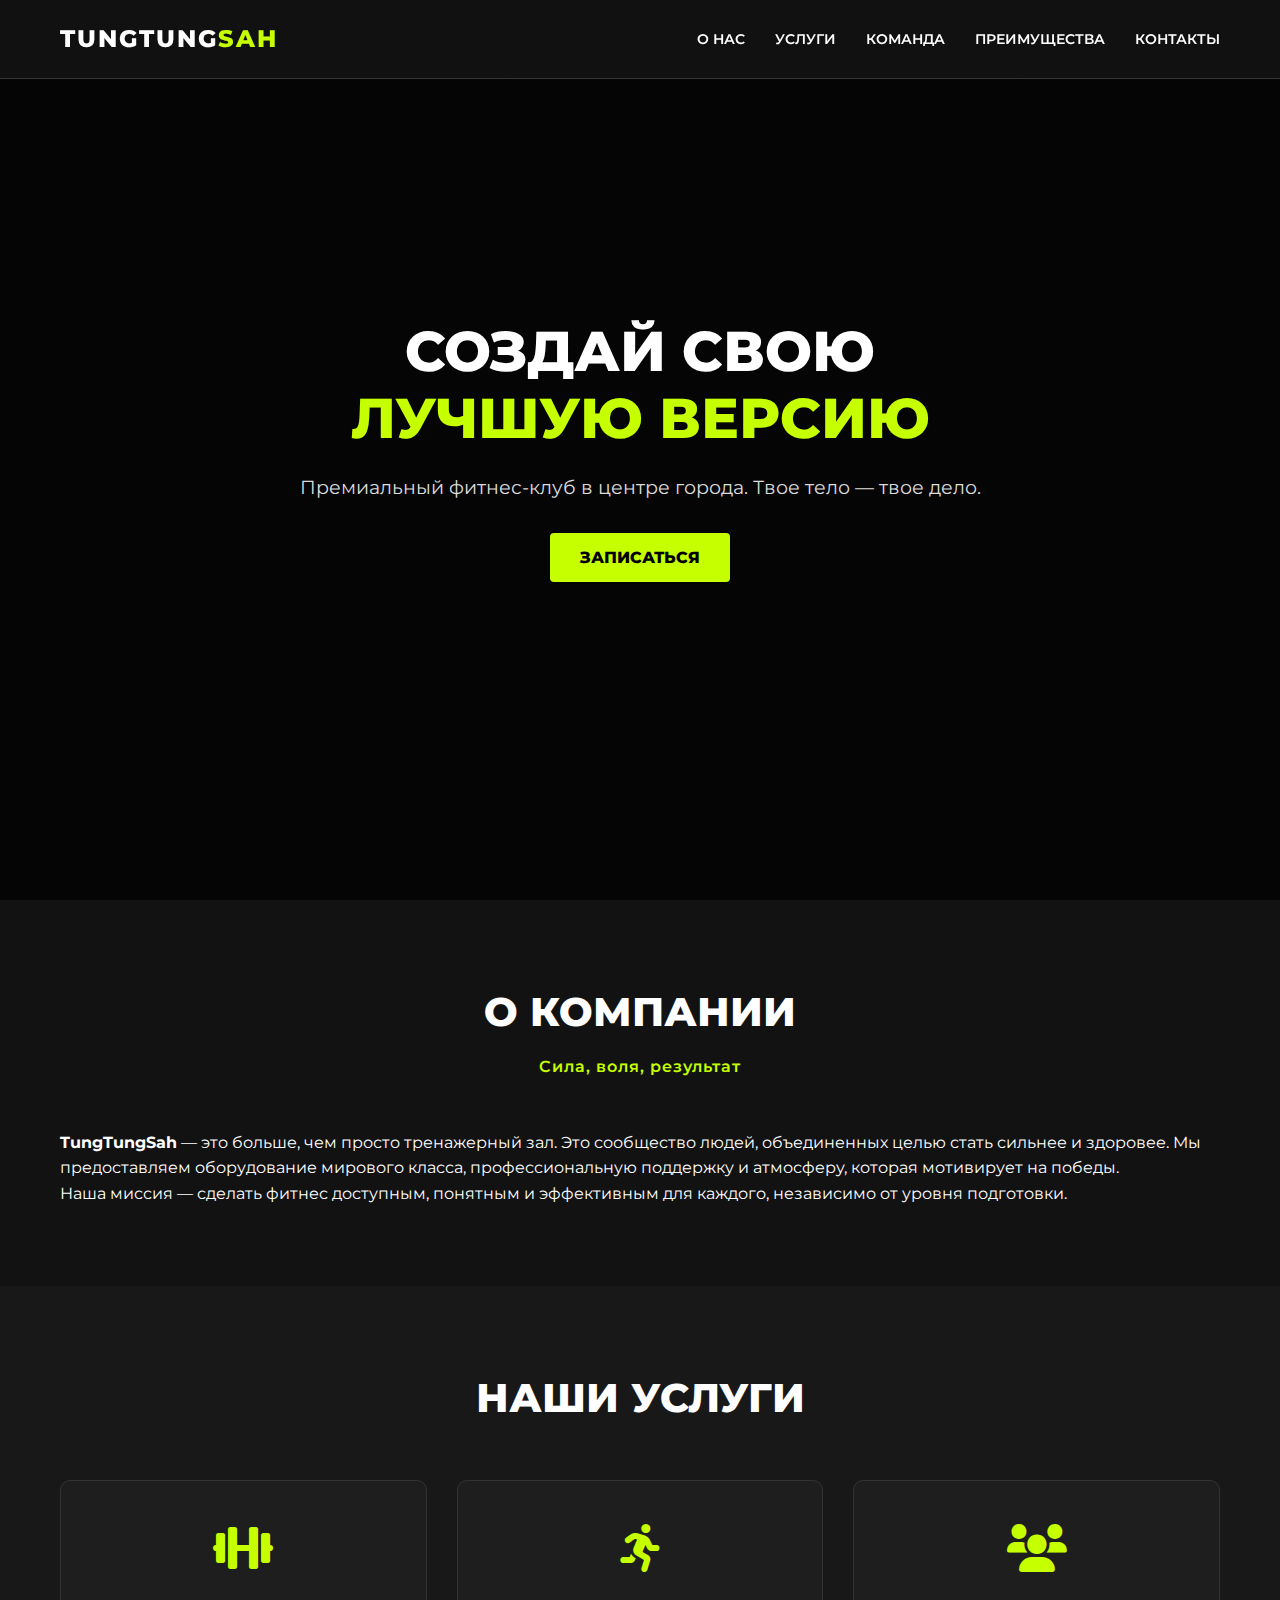
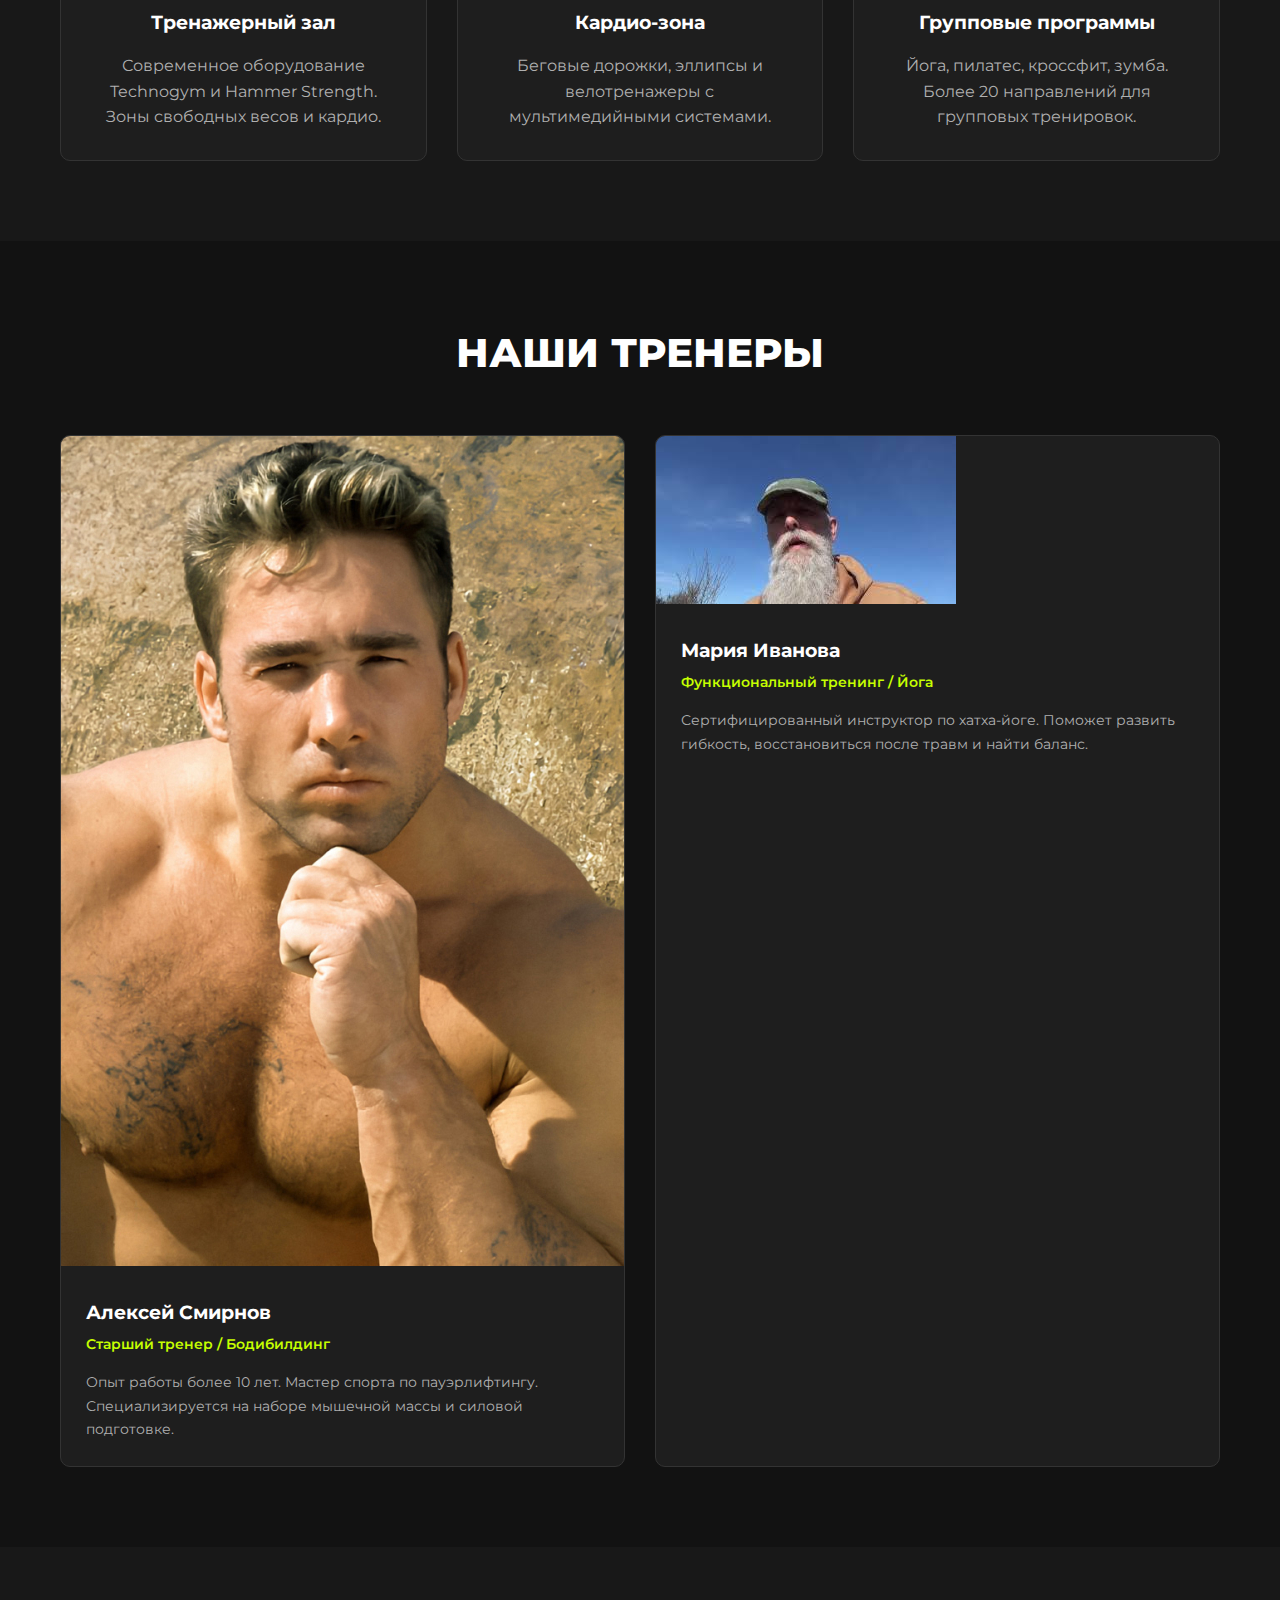
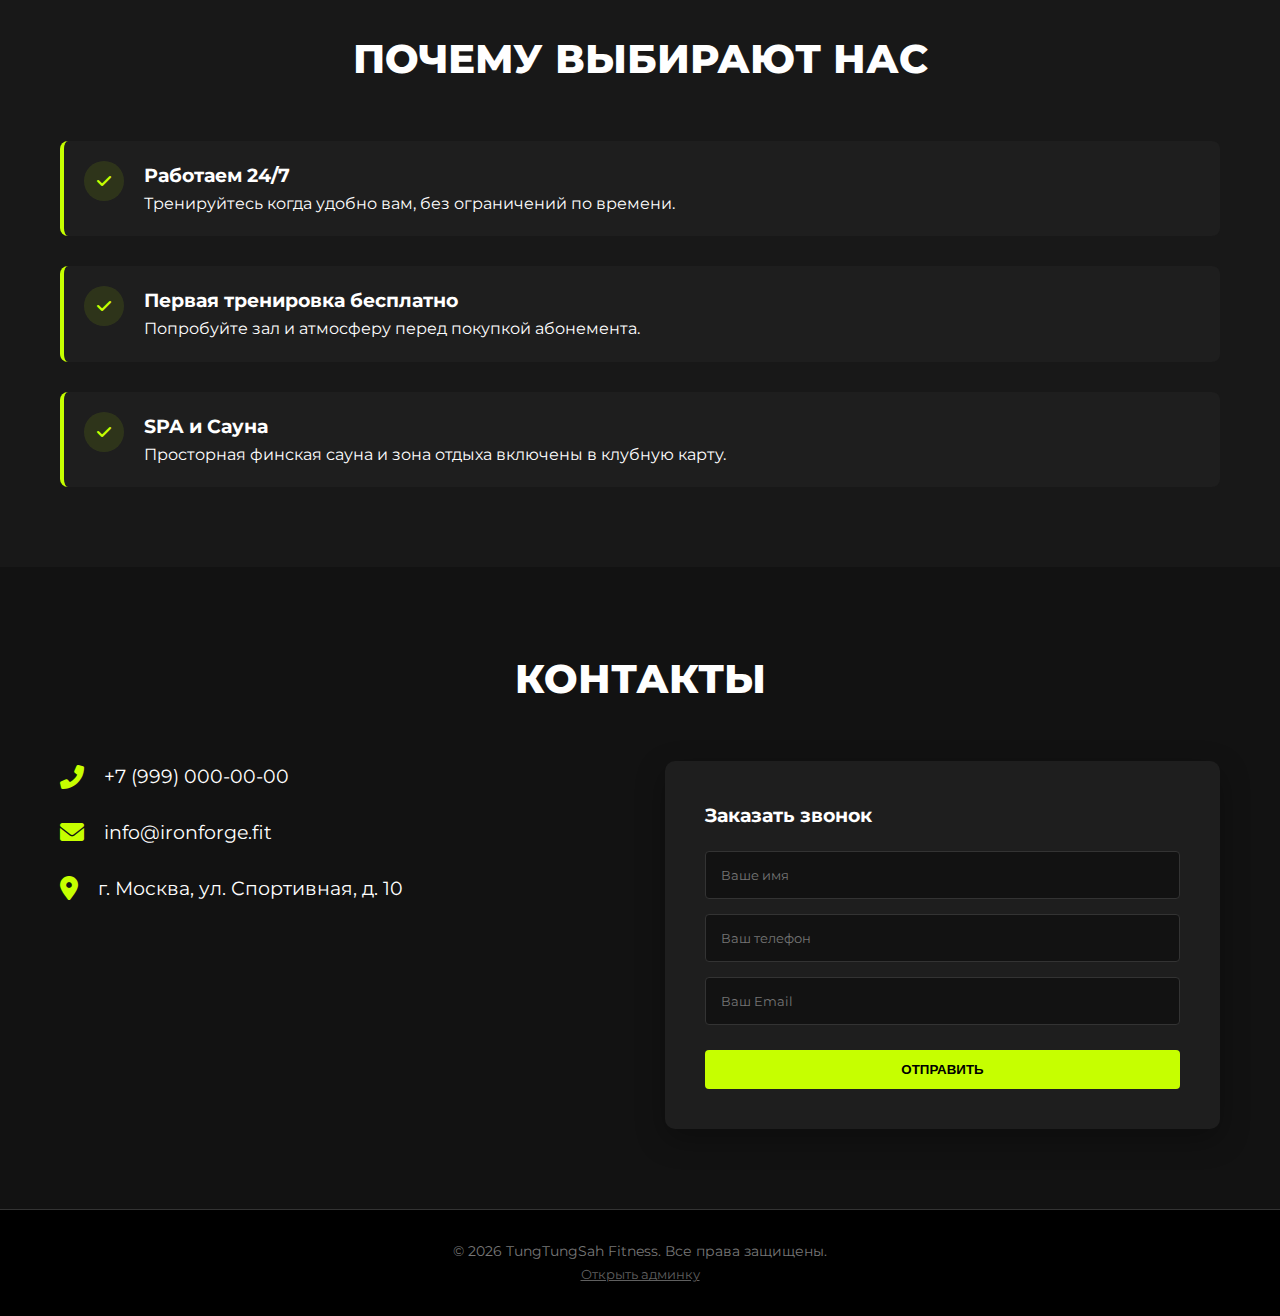
<file: popo/index.html>
<!DOCTYPE html>
<html lang="ru">
<head>
    <meta charset="UTF-8">
    <meta name="viewport" content="width=device-width, initial-scale=1.0">
    <title>IronForge Fitness Club</title>
    
    <link rel="stylesheet" href="css/vendor.css">

    <link rel="stylesheet" href="css/css.css">
</head>
<body>


    <header class="header">
        <div class="container header-container">
            <!-- изменено: добавлен data-edit-key -->
            <a href="#" class="logo" data-edit-key="logo"><span class="highlight"></span></a>
            <nav class="nav">
                <ul class="nav-list">
                    <!-- изменено: добавлены data-edit-key -->
                    <li><a href="#about" class="nav-link" data-edit-key="nav_about">О нас</a></li>
                    <li><a href="#services" class="nav-link" data-edit-key="nav_services">Услуги</a></li>
                    <li><a href="#trainers" class="nav-link" data-edit-key="nav_trainers">Команда</a></li>
                    <li><a href="#benefits" class="nav-link" data-edit-key="nav_benefits">Преимущества</a></li>
                    <li><a href="#contacts" class="nav-link" data-edit-key="nav_contacts">Контакты</a></li>
                </ul>
            </nav>
            <div class="burger">
                <span></span>
                <span></span>
                <span></span>
            </div>
        </div>
    </header>

    <!-- Hero Section (Визуальный блок) -->
    <section class="hero">
        <div class="container hero-content">
            <!-- изменено: добавлен data-edit-key; может содержать HTML -->
            <h1 data-edit-key="hero_h1">Создай свою <br><span class="highlight">лучшую версию</span></h1>
            <p data-edit-key="hero_p">Премиальный фитнес-клуб в центре города. Твое тело — твое дело.</p>
            <a href="#contacts" class="btn" data-edit-key="hero_btn">Записаться</a>
        </div>
    </section>

    <!-- О компании -->
    <section id="about" class="section">
        <div class="container">
            <div class="section-header">
                <h2 data-edit-key="about_h2">О компании</h2>
                <p class="subtitle" data-edit-key="about_subtitle">Сила, воля, результат</p>
            </div>
            <div class="about-content">
                <p data-edit-key="about_p1"><strong>TungTungSah</strong> — это больше, чем просто тренажерный зал. Это сообщество людей, объединенных целью стать сильнее и здоровее. Мы предоставляем оборудование мирового класса, профессиональную поддержку и атмосферу, которая мотивирует на победы.</p>
                <p data-edit-key="about_p2">Наша миссия — сделать фитнес доступным, понятным и эффективным для каждого, независимо от уровня подготовки.</p>
            </div>
        </div>
    </section>

    <!-- Услуги -->
    <section id="services" class="section bg-dark">
        <div class="container">
            <div class="section-header">
                <h2 data-edit-key="services_h2">Наши услуги</h2>
            </div>
            <div class="grid-container">
                <div class="card service-card">
                    <div class="icon-box"><i class="fas fa-dumbbell"></i></div>
                    <h3 data-edit-key="service1_title">Тренажерный зал</h3>
                    <p data-edit-key="service1_desc">Современное оборудование Technogym и Hammer Strength. Зоны свободных весов и кардио.</p>
                </div>
                <div class="card service-card">
                    <div class="icon-box"><i class="fas fa-running"></i></div>
                    <h3 data-edit-key="service2_title">Кардио-зона</h3>
                    <p data-edit-key="service2_desc">Беговые дорожки, эллипсы и велотренажеры с мультимедийными системами.</p>
                </div>
                <div class="card service-card">
                    <div class="icon-box"><i class="fas fa-users"></i></div>
                    <h3 data-edit-key="service3_title">Групповые программы</h3>
                    <p data-edit-key="service3_desc">Йога, пилатес, кроссфит, зумба. Более 20 направлений для групповых тренировок.</p>
                </div>
            </div>
        </div>
    </section>

    <!-- Тренеры (Специальное требование) -->
    <section id="trainers" class="section">
        <div class="container">
            <div class="section-header">
                <h2 data-edit-key="trainers_h2">Наши Тренеры</h2>
            </div>
            <div class="grid-container">
                <div class="card trainer-card">
                    <div class="trainer-avatar">
                        <img src="asswts/83836-1000x830.jpg" alt="Алексей Смирнов" loading="lazy">
                    </div>
                    <div class="trainer-info">
                        <h3 data-edit-key="trainer1_name">Алексей Смирнов</h3>
                        <span class="specialization" data-edit-key="trainer1_specialization">Старший тренер / Бодибилдинг</span>
                        <p data-edit-key="trainer1_bio">Опыт работы более 10 лет. Мастер спорта по пауэрлифтингу. Специализируется на наборе мышечной массы и силовой подготовке.</p>
                    </div>
                </div>
                <div class="card trainer-card">
                    <div class="trainer-avatar">
                        <img src="asswts/images.jpg" alt="Мария Иванова" loading="lazy">
                    </div>
                    <div class="trainer-info">
                        <h3 data-edit-key="trainer2_name">Мария Иванова</h3>
                        <span class="specialization" data-edit-key="trainer2_specialization">Функциональный тренинг / Йога</span>
                        <p data-edit-key="trainer2_bio">Сертифицированный инструктор по хатха-йоге. Поможет развить гибкость, восстановиться после травм и найти баланс.</p>
                    </div>
                </div>
            </div>
        </div>
    </section>

    <!-- Преимущества -->
    <section id="benefits" class="section bg-dark">
        <div class="container">
            <div class="section-header">
                <h2 data-edit-key="benefits_h2">Почему выбирают нас</h2>
            </div>
            <div class="benefits-list">
                <div class="benefit-item">
                    <div class="check-icon"><i class="fas fa-check"></i></div>
                    <div>
                        <h3 data-edit-key="benefit1_title">Работаем 24/7</h3>
                        <p data-edit-key="benefit1_text">Тренируйтесь когда удобно вам, без ограничений по времени.</p>
                    </div>
                </div>
                <div class="benefit-item">
                    <div class="check-icon"><i class="fas fa-check"></i></div>
                    <div>
                        <h3 data-edit-key="benefit2_title">Первая тренировка бесплатно</h3>
                        <p data-edit-key="benefit2_text">Попробуйте зал и атмосферу перед покупкой абонемента.</p>
                    </div>
                </div>
                <div class="benefit-item">
                    <div class="check-icon"><i class="fas fa-check"></i></div>
                    <div>
                        <h3 data-edit-key="benefit3_title">SPA и Сауна</h3>
                        <p data-edit-key="benefit3_text">Просторная финская сауна и зона отдыха включены в клубную карту.</p>
                    </div>
                </div>
            </div>
        </div>
    </section>

    <!-- Контакты -->
    <section id="contacts" class="section">
        <div class="container">
            <div class="section-header">
                <h2 data-edit-key="contacts_h2">Контакты</h2>
            </div>
            <div class="contacts-wrapper">
                <div class="contacts-info">
                    <div class="info-item">
                        <i class="fas fa-phone-alt"></i>
                        <p data-edit-key="contact_phone">+7 (999) 000-00-00</p>
                    </div>
                    <div class="info-item">
                        <i class="fas fa-envelope"></i>
                        <p data-edit-key="contact_email">info@ironforge.fit</p>
                    </div>
                    <div class="info-item">
                        <i class="fas fa-map-marker-alt"></i>
                        <p data-edit-key="contact_address">г. Москва, ул. Спортивная, д. 10</p>
                    </div>
                </div>
                
                <form class="contact-form" id="contactForm">
                    <h3 data-edit-key="contact_form_h3">Заказать звонок</h3>
                    <!-- изменено: placeholder управляется через data-edit-key -->
                    <input type="text" placeholder="Ваше имя" data-edit-key="contact_form_name_placeholder" required>
                    <input type="tel" placeholder="Ваш телефон" data-edit-key="contact_form_phone_placeholder" required>
                    <input type="email" placeholder="Ваш Email" data-edit-key="contact_form_email_placeholder" required>
                    <button type="submit" class="btn btn-full" data-edit-key="contact_form_button">Отправить</button>
                </form>
            </div>
        </div>
    </section>

    <!-- Footer -->
    <footer class="footer">
        <div class="container">
            <p data-edit-key="footer_text">&copy; 2026 TungTungSah Fitness. Все права защищены.</p>
            <!-- добавлена ссылка на админку -->
            <p><a href="admin.html" style="color:inherit;opacity:0.8;font-size:0.9em">Открыть админку</a></p>
        </div>
    </footer>

    <!-- Скрипт -->
    <script src="js/js.js"></script>
</body>
</html>
</file>
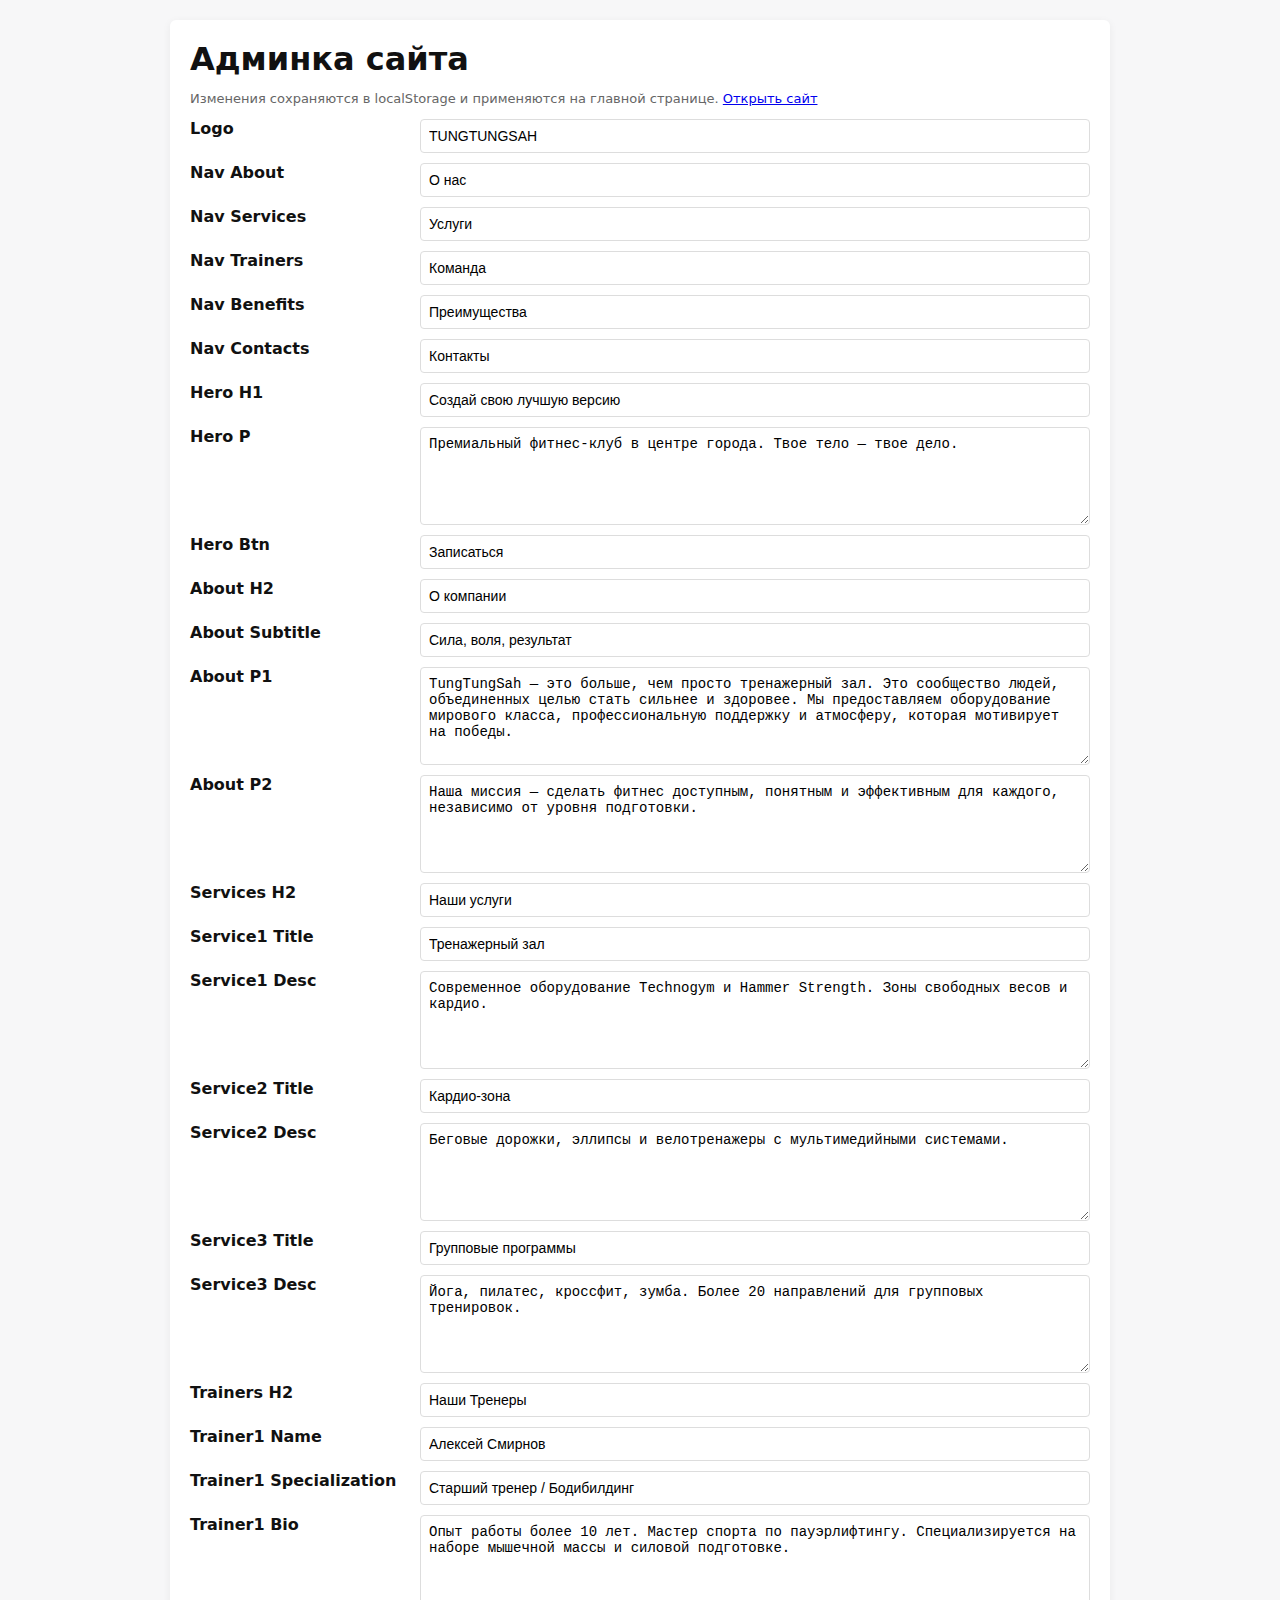
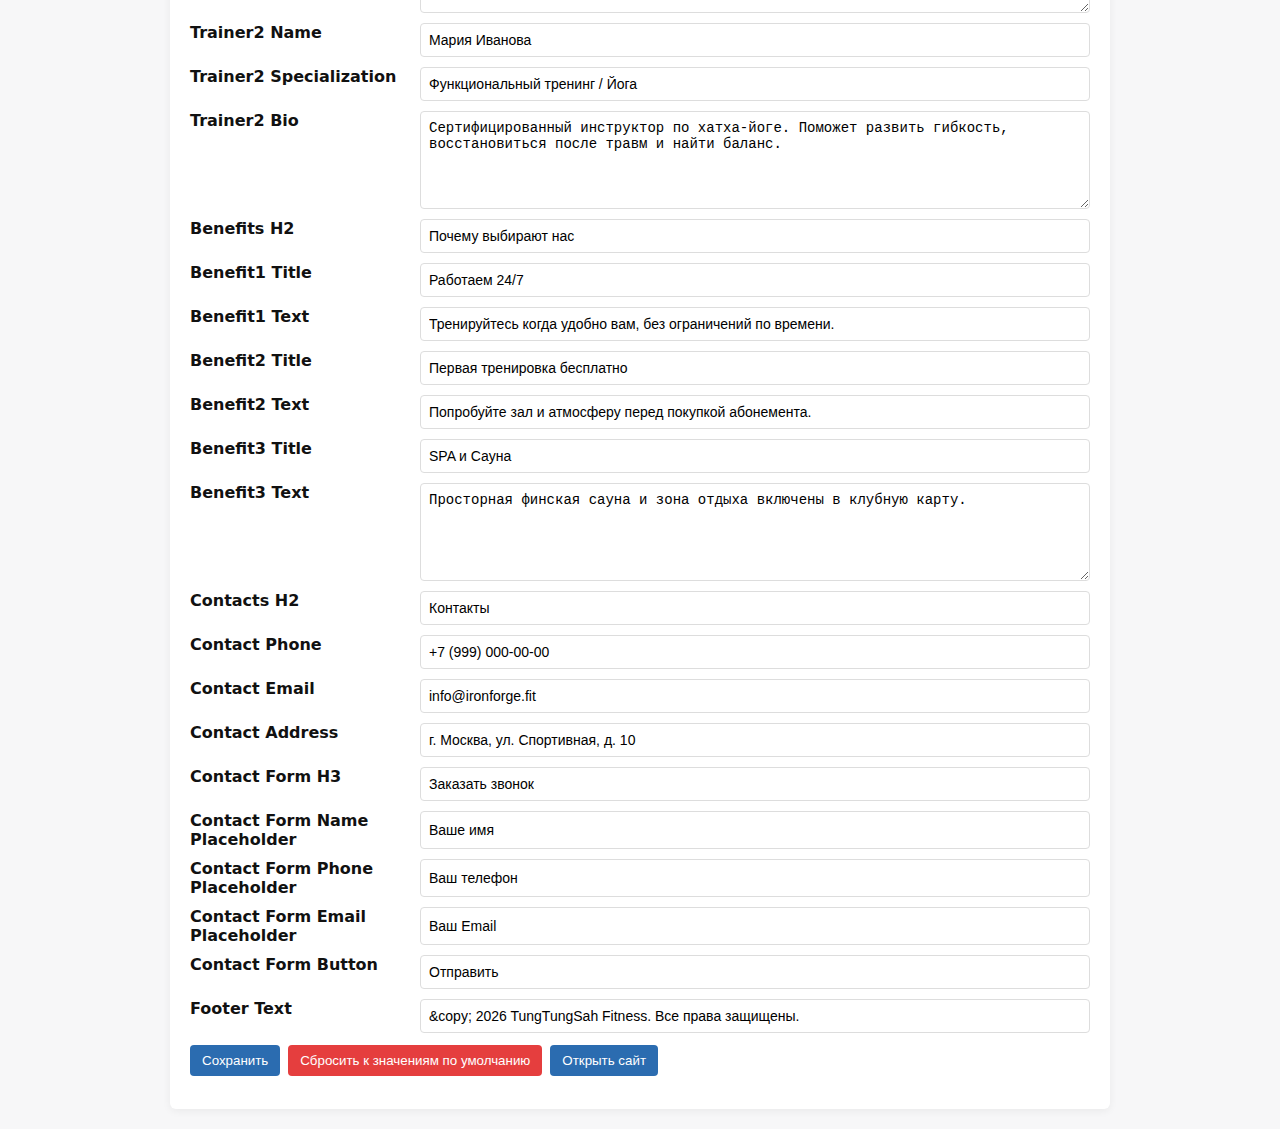
<file: popo/admin.html>
<!DOCTYPE html>
<html lang="ru">
<head>
	<meta charset="UTF-8">
	<meta name="viewport" content="width=device-width,initial-scale=1.0">
	<title>Admin — TungTungSah</title>
	<style>
		body{font-family:system-ui,Segoe UI,Roboto,Arial;margin:20px;background:#f7f7f8;color:#111}
		.container{max-width:900px;margin:0 auto;background:#fff;padding:20px;border-radius:6px;box-shadow:0 2px 8px rgba(0,0,0,.06)}
		h1{margin:0 0 10px}
		form .row{display:flex;gap:10px;margin-bottom:10px}
		form label{width:220px;font-weight:600}
		input[type="text"],textarea{flex:1;padding:8px;border:1px solid #ddd;border-radius:4px;font-size:14px}
		textarea{min-height:80px}
		.controls{display:flex;gap:8px;margin-top:12px}
		button{padding:8px 12px;border:none;border-radius:4px;background:#2b6cb0;color:#fff;cursor:pointer}
		button.warn{background:#e53e3e}
		.small{font-size:13px;color:#666}
	</style>
</head>
<body>
	<div class="container">
		<h1>Админка сайта</h1>
		<p class="small">Изменения сохраняются в localStorage и применяются на главной странице. <a href="index.html">Открыть сайт</a></p>
		<form id="adminForm"></form>
		<div class="controls">
			<button id="saveBtn" type="button">Сохранить</button>
			<button id="resetBtn" type="button" class="warn">Сбросить к значениям по умолчанию</button>
			<button id="openBtn" type="button">Открыть сайт</button>
		</div>
		<p id="msg" class="small"></p>
	</div>

	<script src="js/js.js"></script>
	<script>
		// Зависит от window.DEFAULT_SITE_CONTENT и функций из js.js
		(function(){
			const form = document.getElementById('adminForm');
			const data = window.getSiteContent();
			const keys = Object.keys(window.DEFAULT_SITE_CONTENT);

			// удаляет HTML-теги
			const stripTags = s => (s || '').replace(/<[^>]*>/g, '');

			// вспомогательная: читабельные лейблы
			const human = k => k.replace(/_/g,' ').replace(/\b\w/g, c=>c.toUpperCase());

			// Генерация полей (входные значения очищаются от тегов)
			keys.forEach(k => {
				const rawValue = data[k] || '';
				const value = stripTags(rawValue);
				const row = document.createElement('div');
				row.className = 'row';
				const label = document.createElement('label');
				label.textContent = human(k);
				const isLong = value.length > 60 || /\n/.test(value);
				let control;
				if (isLong) {
					control = document.createElement('textarea');
					control.value = value;
				} else {
					control = document.createElement('input');
					control.type = 'text';
					control.value = value;
				}
				control.name = k;
				// удаляем теги при вводе/вставке
				control.addEventListener('input', () => {
					const v = control.value;
					if (v.indexOf('<') !== -1 || v.indexOf('>') !== -1) {
						const cleaned = stripTags(v);
						if (cleaned !== v) control.value = cleaned;
					}
				});
				row.appendChild(label);
				row.appendChild(control);
				form.appendChild(row);
			});

			document.getElementById('saveBtn').addEventListener('click', () => {
				const formData = new FormData(form);
				const newContent = Object.assign({}, window.DEFAULT_SITE_CONTENT);
				let removedAny = false;
				for (const [k] of Object.entries(newContent)) {
					const raw = formData.get(k) || '';
					const clean = stripTags(raw);
					if (clean !== raw) removedAny = true;
					newContent[k] = clean;
				}
				window.saveSiteContent(newContent);
				document.getElementById('msg').textContent = removedAny ? 'Сохранено. Введённые HTML‑теги были удалены. Обновите главную страницу.' : 'Сохранено. Обновите главную страницу, чтобы увидеть изменения.';
			});

			document.getElementById('resetBtn').addEventListener('click', () => {
				if (!confirm('Сбросить все тексты к значениям по умолчанию?')) return;
				window.resetSiteContent();
				location.reload();
			});

			document.getElementById('openBtn').addEventListener('click', () => {
				window.open('index.html','_blank');
			});
		})();
	</script>
</body>
</html>
</file>
<file: popo/css/vendor.css>
/* Импорт внешних ресурсов: шрифты и иконки */
@import url('https://fonts.googleapis.com/css2?family=Montserrat:wght@400;600;800&display=swap');
@import url('https://cdnjs.cloudflare.com/ajax/libs/font-awesome/6.0.0/css/all.min.css');
</file>
<file: popo/css/css.css>
/* --- Сброс и Переменные --- */
:root {
    --primary-color: #c6ff00; /* Лаймовый неон */
    --bg-color: #121212;
    --bg-card: #1e1e1e;
    --text-color: #ffffff;
    --text-muted: #b0b0b0;
    --transition: all 0.3s ease;
    --font-main: 'Montserrat', sans-serif;
}

* {
    margin: 0;
    padding: 0;
    box-sizing: border-box;
}

html {
    scroll-behavior: smooth;
}

body {
    font-family: var(--font-main);
    background-color: var(--bg-color);
    color: var(--text-color);
    line-height: 1.6;
}

/* --- Общие классы --- */
.container {
    max-width: 1200px;
    margin: 0 auto;
    padding: 0 20px;
}

.section {
    padding: 80px 0;
}

.bg-dark {
    background-color: #181818;
}

.highlight {
    color: var(--primary-color);
}

h2 {
    font-size: 2.5rem;
    margin-bottom: 10px;
    text-transform: uppercase;
    font-weight: 800;
}

.section-header {
    text-align: center;
    margin-bottom: 50px;
}

.subtitle {
    color: var(--primary-color);
    font-weight: 600;
    letter-spacing: 1px;
}

.btn {
    display: inline-block;
    padding: 12px 30px;
    background-color: var(--primary-color);
    color: #000;
    text-decoration: none;
    font-weight: 800;
    text-transform: uppercase;
    border: none;
    cursor: pointer;
    transition: var(--transition);
    border-radius: 4px;
}

.btn:hover {
    background-color: #fff;
    transform: translateY(-3px);
    box-shadow: 0 5px 15px rgba(198, 255, 0, 0.4);
}

/* --- Header --- */
.header {
    position: fixed;
    top: 0;
    left: 0;
    width: 100%;
    background: rgba(18, 18, 18, 0.95);
    padding: 20px 0;
    z-index: 1000;
    border-bottom: 1px solid #333;
}

.header-container {
    display: flex;
    justify-content: space-between;
    align-items: center;
}

.logo {
    font-size: 1.5rem;
    font-weight: 800;
    color: #fff;
    text-decoration: none;
    letter-spacing: 2px;
}

.nav-list {
    display: flex;
    list-style: none;
}

.nav-link {
    color: #fff;
    text-decoration: none;
    margin-left: 30px;
    font-weight: 600;
    font-size: 0.9rem;
    text-transform: uppercase;
    transition: var(--transition);
}

.nav-link:hover {
    color: var(--primary-color);
}

/* Burger Menu */
.burger {
    display: none;
    cursor: pointer;
}

.burger span {
    display: block;
    width: 25px;
    height: 3px;
    background-color: #fff;
    margin: 5px;
    transition: var(--transition);
}

/* --- Hero Section --- */
.hero {
    height: 100vh;
    background: linear-gradient(rgba(0,0,0,0.7), rgba(0,0,0,0.7)), url('https://images.unsplash.com/photo-1534438327276-14e5300c3a48?ixlib=rb-1.2.1&auto=format&fit=crop&w=1950&q=80') center/cover no-repeat;
    display: flex;
    align-items: center;
    text-align: center;
}

.hero-content h1 {
    font-size: 3.5rem;
    line-height: 1.2;
    margin-bottom: 20px;
    font-weight: 800;
    text-transform: uppercase;
}

.hero-content p {
    font-size: 1.2rem;
    margin-bottom: 30px;
    color: #ddd;
}

/* --- Карточки (Сетка) --- */
.grid-container {
    display: grid;
    grid-template-columns: repeat(auto-fit, minmax(300px, 1fr));
    gap: 30px;
}

.card {
    background-color: var(--bg-card);
    padding: 30px;
    border-radius: 10px;
    transition: var(--transition);
    border: 1px solid #333;
}

.card:hover {
    transform: translateY(-10px);
    border-color: var(--primary-color);
    box-shadow: 0 10px 30px rgba(0,0,0,0.5);
}

/* Services */
.service-card {
    text-align: center;
}

.icon-box {
    font-size: 3rem;
    color: var(--primary-color);
    margin-bottom: 20px;
}

.service-card h3 {
    margin-bottom: 15px;
}

.service-card p {
    color: var(--text-muted);
}

/* --- Тренеры (Особый стиль) --- */
.trainer-card {
    padding: 0; /* Убираем паддинг чтобы фото было во всю ширину */
    overflow: hidden;
    display: flex;
    flex-direction: column;
}

.trainer-img-placeholder {
    width: 100%;
    height: 250px;
    background-color: #333;
    display: flex;
    flex-direction: column;
    justify-content: center;
    align-items: center;
    color: #555;
    border-bottom: 2px solid var(--primary-color);
}

.trainer-img-placeholder i {
    font-size: 4rem;
    margin-bottom: 10px;
}

.trainer-info {
    padding: 25px;
}

.trainer-info h3 {
    margin-bottom: 5px;
}

.specialization {
    display: block;
    color: var(--primary-color);
    font-size: 0.9rem;
    margin-bottom: 15px;
    font-weight: 600;
}

.trainer-info p {
    font-size: 0.9rem;
    color: var(--text-muted);
}

/* --- Преимущества --- */
.benefits-list {
    display: flex;
    flex-direction: column;
    gap: 30px;
}

.benefit-item {
    display: flex;
    align-items: flex-start;
    background: var(--bg-card);
    padding: 20px;
    border-radius: 8px;
    border-left: 4px solid var(--primary-color);
}

.check-icon {
    min-width: 40px;
    height: 40px;
    background: rgba(198, 255, 0, 0.1);
    color: var(--primary-color);
    border-radius: 50%;
    display: flex;
    justify-content: center;
    align-items: center;
    margin-right: 20px;
}

/* --- Контакты и Форма --- */
.contacts-wrapper {
    display: flex;
    flex-wrap: wrap;
    gap: 50px;
    justify-content: space-between;
}

.contacts-info, .contact-form {
    flex: 1 1 400px;
}

.info-item {
    display: flex;
    align-items: center;
    margin-bottom: 25px;
    font-size: 1.2rem;
}

.info-item i {
    color: var(--primary-color);
    margin-right: 20px;
    font-size: 1.5rem;
}

.contact-form {
    background: var(--bg-card);
    padding: 40px;
    border-radius: 10px;
    box-shadow: 0 10px 30px rgba(0,0,0,0.3);
}

.contact-form h3 {
    margin-bottom: 20px;
}

.contact-form input {
    width: 100%;
    padding: 15px;
    margin-bottom: 15px;
    background: #121212;
    border: 1px solid #333;
    border-radius: 4px;
    color: #fff;
    font-family: inherit;
}

.contact-form input:focus {
    outline: none;
    border-color: var(--primary-color);
}

.btn-full {
    width: 100%;
    margin-top: 10px;
}

/* --- Footer --- */
.footer {
    background: #000;
    padding: 30px 0;
    text-align: center;
    color: #777;
    font-size: 0.9rem;
    border-top: 1px solid #333;
}

/* --- Адаптивность (Mobile) --- */
@media (max-width: 768px) {
    .nav {
        position: absolute;
        top: 70px;
        right: -100%;
        width: 100%;
        height: calc(100vh - 70px);
        background: #121212;
        display: flex;
        flex-direction: column;
        align-items: center;
        justify-content: center;
        transition: 0.5s;
    }

    .nav.active {
        right: 0;
    }

    .nav-list {
        flex-direction: column;
        text-align: center;
    }

    .nav-link {
        margin: 20px 0;
        font-size: 1.5rem;
        display: block;
    }

    .burger {
        display: block;
    }
    
    .burger.toggle span:nth-child(1) {
        transform: rotate(-45deg) translate(-5px, 6px);
    }
    .burger.toggle span:nth-child(2) {
        opacity: 0;
    }
    .burger.toggle span:nth-child(3) {
        transform: rotate(45deg) translate(-5px, -6px);
    }

    .hero-content h1 {
        font-size: 2.5rem;
    }
    
    .section-header h2 {
        font-size: 2rem;
    }
}
</file>
